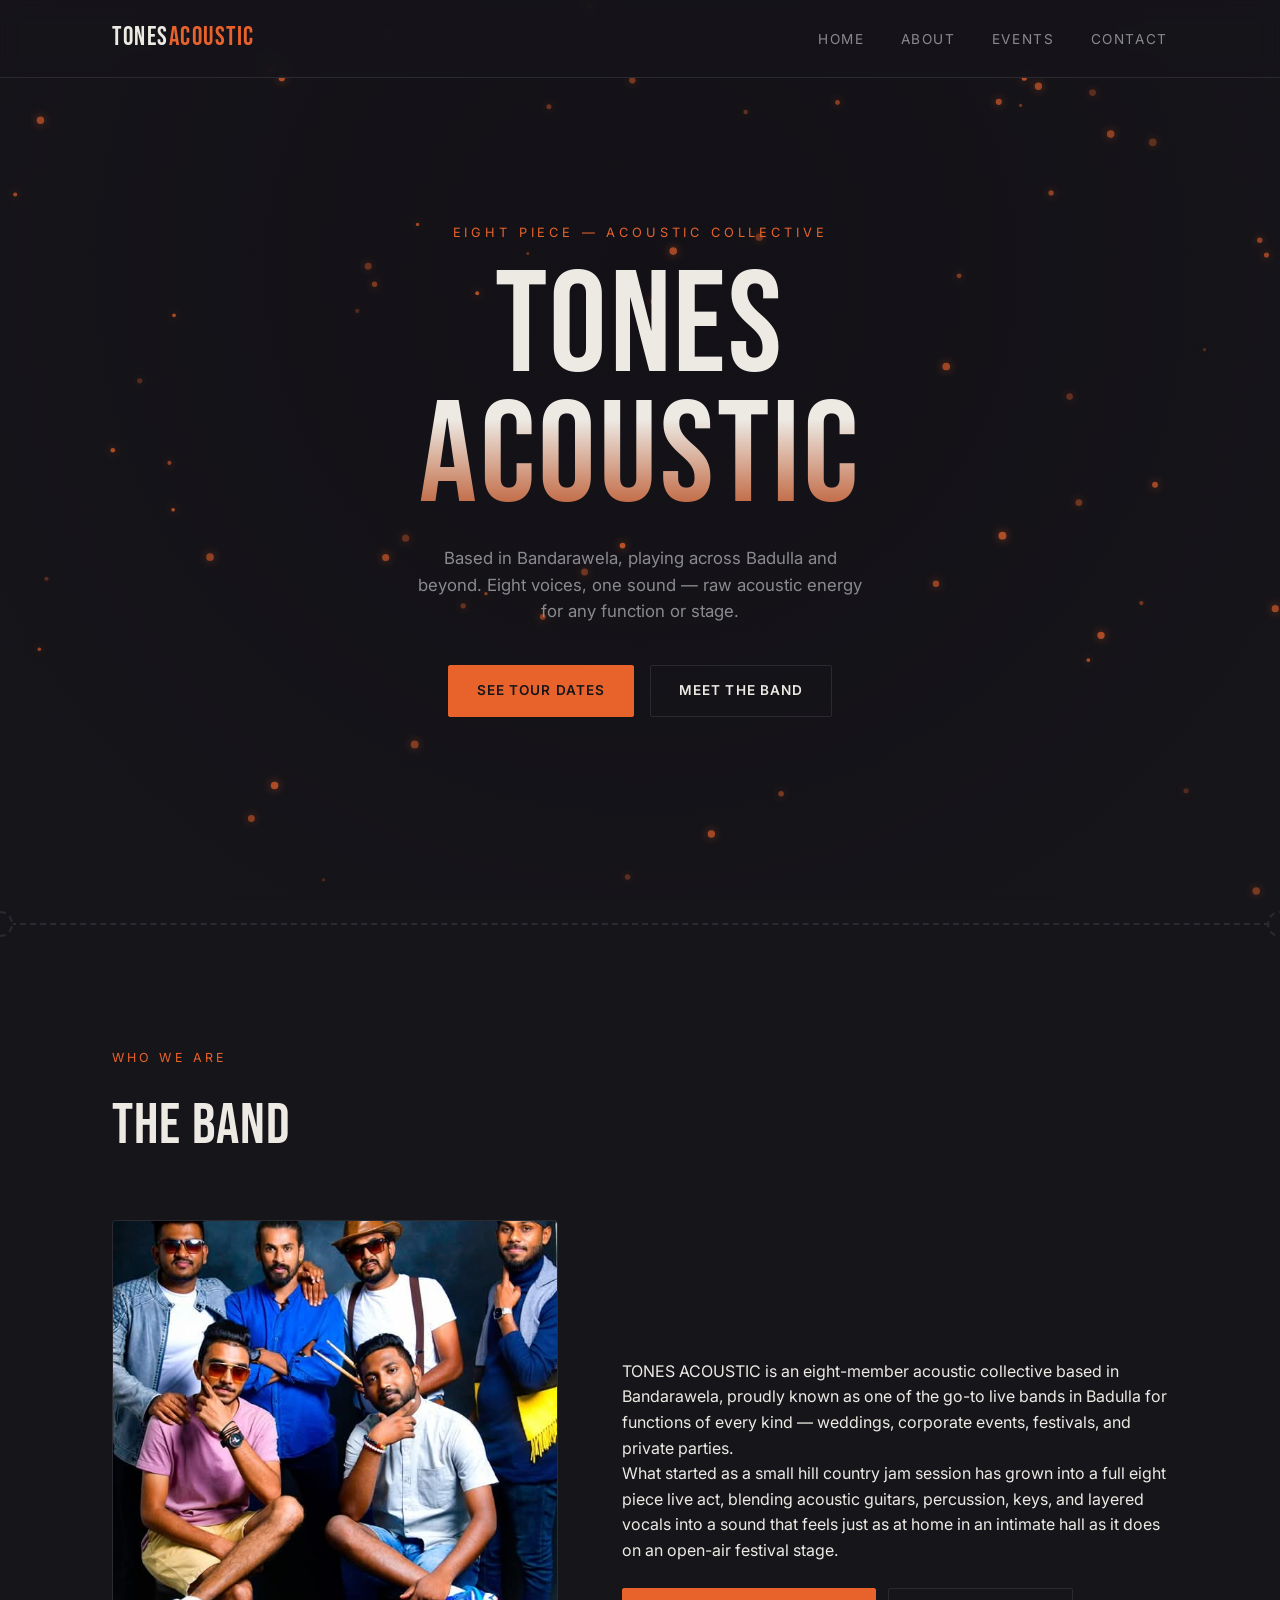
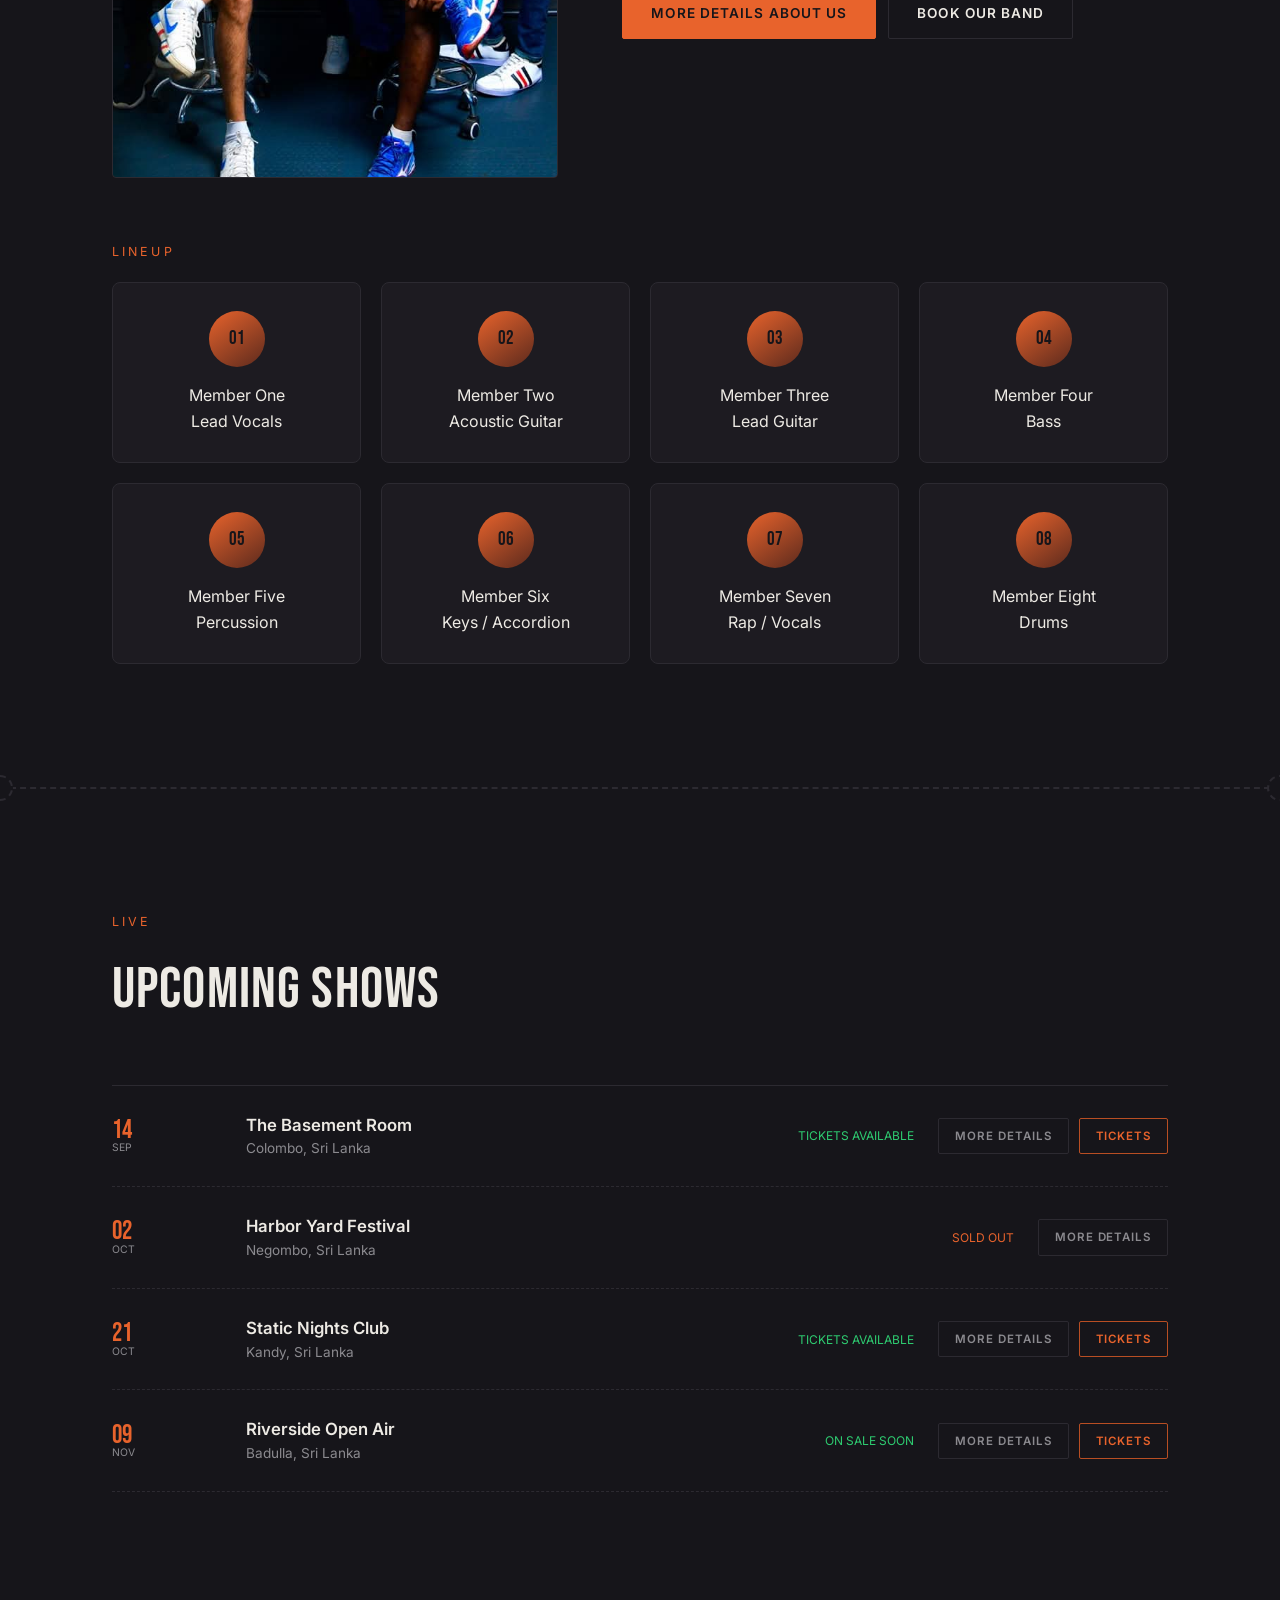
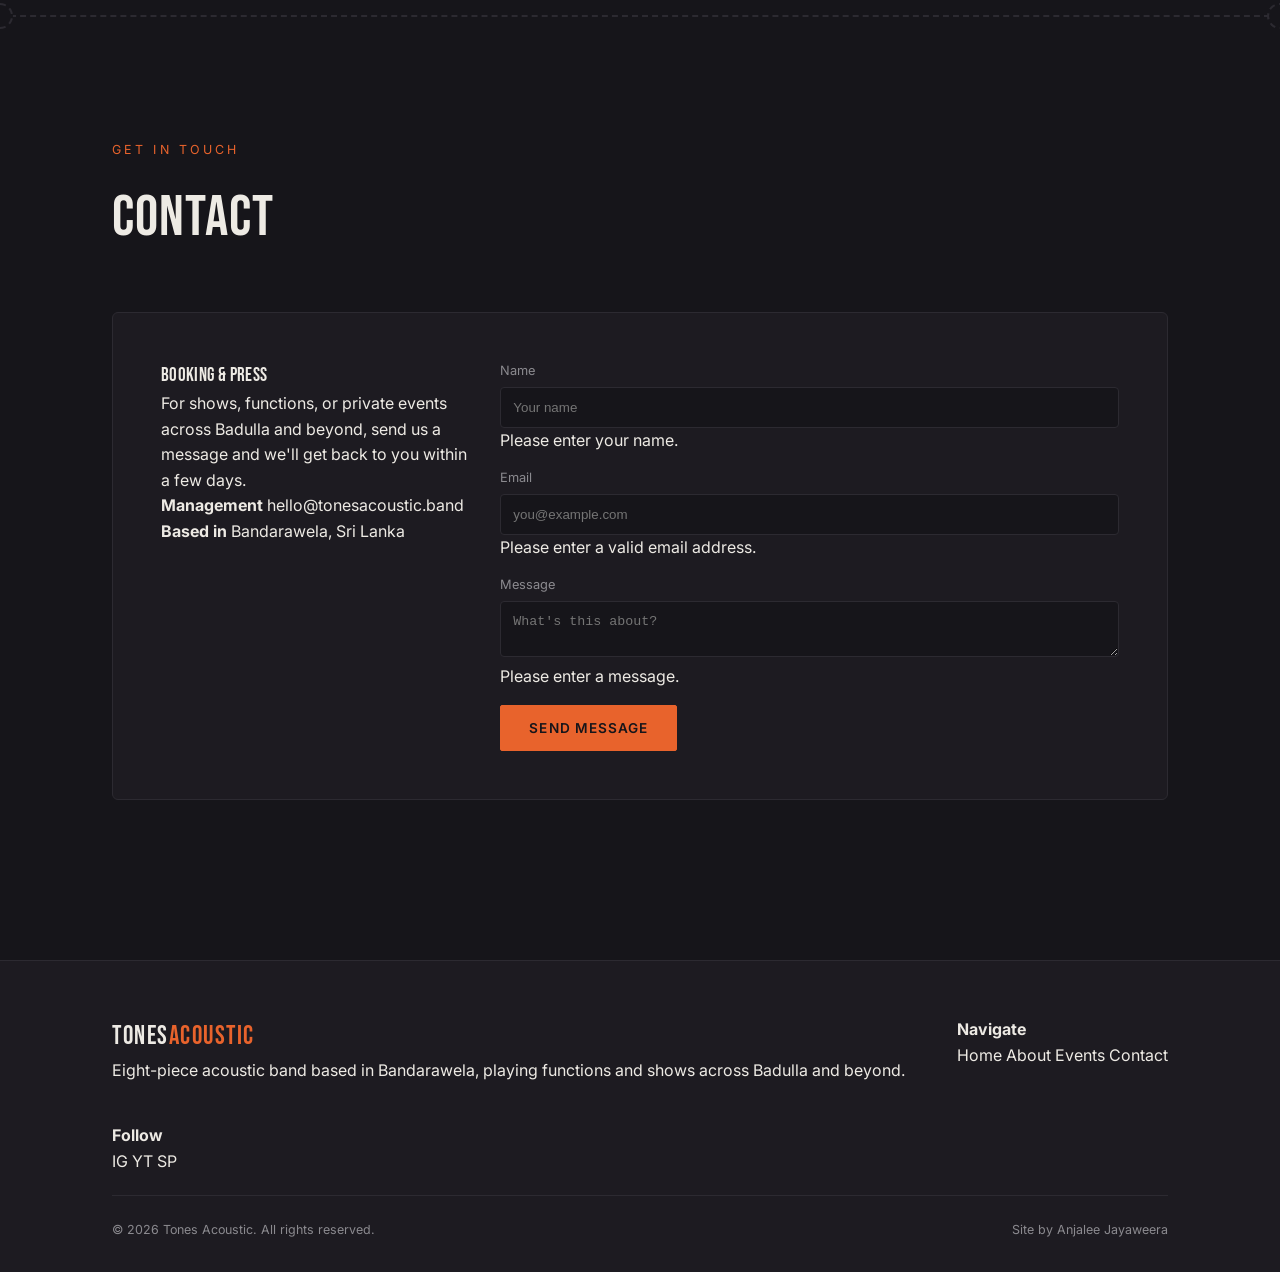
<file: index.html>
<!DOCTYPE html>
<html lang="en">
<head>
<meta charset="UTF-8">
<meta name="viewport" content="width=device-width, initial-scale=1.0">
<title>TONES ACOUSTIC</title>
<link rel="preconnect" href="https://fonts.googleapis.com">
<link href="https://fonts.googleapis.com/css2?family=Bebas+Neue&family=Inter:wght@400;500;600;700&display=swap" rel="stylesheet">
<link rel="stylesheet" href="style.css">
</head>
<body class="page-fade">

<div class="page-loader" id="pageLoader"><div class="loader-bar"></div></div>

<nav>
  <div class="nav-inner">
    <a href="index.html#home" class="brand">TONES<span>ACOUSTIC</span></a>
    <ul class="nav-links" id="navLinks">
      <li><a href="index.html#home">Home</a></li>
      <li><a href="index.html#about">About</a></li>
      <li><a href="index.html#events">Events</a></li>
      <li><a href="index.html#contact">Contact</a></li>
    </ul>
    <button class="burger" id="burger" aria-label="Toggle menu" aria-expanded="false">
      <span></span><span></span><span></span>
    </button>
  </div>
</nav>

<!-- HOME -->
<section id="home" class="hero">
  <!-- Highlighted Soft Ember Canvas Background -->
  <canvas id="emberCanvas" class="matrix-canvas"></canvas>
  
  <div class="hero-eyebrow" data-reveal>Eight Piece &mdash; Acoustic Collective</div>
  <h1 data-reveal>TONES<br>ACOUSTIC</h1>
  <p class="hero-tagline" data-reveal>Based in Bandarawela, playing across Badulla and beyond. Eight voices, one sound &mdash; raw acoustic energy for any function or stage.</p>
  <div class="hero-cta">
    <a href="index.html#events" class="btn btn-solid">See tour dates</a>
    <a href="index.html#about" class="btn btn-outline">Meet the band</a>
  </div>
</section>

<div class="stub-divider"><div class="notch left"></div><div class="notch right"></div></div>

<!-- ABOUT -->
<section id="about" class="section">
  <div class="wrap">
    <div class="section-label" data-reveal>Who we are</div>
    <h2 class="section-title" data-reveal>The band</h2>
    <div class="about-grid">
      <div class="about-photo" data-reveal>
        <img src="8.jpg" alt="TONES ACOUSTIC band promotional photo">
      </div>
      <div class="about-text" data-reveal>
        <p>TONES ACOUSTIC is an eight-member acoustic collective based in Bandarawela, proudly known as one of the go-to live bands in Badulla for functions of every kind &mdash; weddings, corporate events, festivals, and private parties.</p>
        <p>What started as a small hill country jam session has grown into a full eight piece live act, blending acoustic guitars, percussion, keys, and layered vocals into a sound that feels just as at home in an intimate hall as it does on an open-air festival stage.</p>
        <div style="margin-top: 24px; display: flex; gap: 12px; flex-wrap: wrap;">
          <a href="about-details.html" class="btn btn-solid">More Details About Us</a>
          <a href="index.html#contact" class="btn btn-outline">Book our band</a>
        </div>
      </div>
    </div>
    
    <div style="margin-top: 64px;" class="section-label" data-reveal>Lineup</div>
    <div class="members-grid">
      <div class="member-card" data-reveal><div class="member-avatar">01</div><div class="member-name">Member One</div><div class="member-role">Lead Vocals</div></div>
      <div class="member-card" data-reveal><div class="member-avatar">02</div><div class="member-name">Member Two</div><div class="member-role">Acoustic Guitar</div></div>
      <div class="member-card" data-reveal><div class="member-avatar">03</div><div class="member-name">Member Three</div><div class="member-role">Lead Guitar</div></div>
      <div class="member-card" data-reveal><div class="member-avatar">04</div><div class="member-name">Member Four</div><div class="member-role">Bass</div></div>
      <div class="member-card" data-reveal><div class="member-avatar">05</div><div class="member-name">Member Five</div><div class="member-role">Percussion</div></div>
      <div class="member-card" data-reveal><div class="member-avatar">06</div><div class="member-name">Member Six</div><div class="member-role">Keys / Accordion</div></div>
      <div class="member-card" data-reveal><div class="member-avatar">07</div><div class="member-name">Member Seven</div><div class="member-role">Rap / Vocals</div></div>
      <div class="member-card" data-reveal><div class="member-avatar">08</div><div class="member-name">Member Eight</div><div class="member-role">Drums</div></div>
    </div>
  </div>
</section>

<div class="stub-divider"><div class="notch left"></div><div class="notch right"></div></div>

<!-- EVENTS -->
<section id="events" class="section">
  <div class="wrap">
    <div class="section-label" data-reveal>Live</div>
    <h2 class="section-title" data-reveal>Upcoming shows</h2>
    <div class="event-grid" id="eventGrid">
      <!-- Generated Dynamically via script.js -->
    </div>
  </div>
</section>

<div class="stub-divider"><div class="notch left"></div><div class="notch right"></div></div>

<!-- CONTACT -->
<section id="contact" class="section">
  <div class="wrap">
    <div class="section-label" data-reveal>Get in touch</div>
    <h2 class="section-title" data-reveal>Contact</h2>
    <div class="contact-wrap" data-reveal>
      <div class="contact-grid">
        <div class="contact-side">
          <h3>Booking &amp; press</h3>
          <p>For shows, functions, or private events across Badulla and beyond, send us a message and we'll get back to you within a few days.</p>
          <div class="contact-meta">
            <strong>Management</strong>
            hello@tonesacoustic.band
            <strong>Based in</strong>
            Bandarawela, Sri Lanka
          </div>
        </div>
        <form id="contactForm" novalidate>
          <div class="field" id="nameField">
            <label for="name">Name</label>
            <input type="text" id="name" name="name" placeholder="Your name">
            <div class="field-error">Please enter your name.</div>
          </div>
          <div class="field" id="emailField">
            <label for="email">Email</label>
            <input type="email" id="email" name="email" placeholder="you@example.com">
            <div class="field-error">Please enter a valid email address.</div>
          </div>
          <div class="field" id="messageField">
            <label for="message">Message</label>
            <textarea id="message" name="message" placeholder="What's this about?"></textarea>
            <div class="field-error">Please enter a message.</div>
          </div>
          <button type="submit" class="btn btn-solid">Send message</button>
          <div class="form-msg success" id="formMsg">Thanks &mdash; your message has been sent. We'll be in touch soon.</div>
        </form>
      </div>
    </div>
  </div>
</section>

<footer>
  <div class="wrap">
    <div class="footer-grid">
      <div class="footer-brand">
        <div class="brand">TONES<span>ACOUSTIC</span></div>
        <p>Eight-piece acoustic band based in Bandarawela, playing functions and shows across Badulla and beyond.</p>
      </div>
      <div class="footer-col">
        <h4>Navigate</h4>
        <a href="index.html#home">Home</a>
        <a href="index.html#about">About</a>
        <a href="index.html#events">Events</a>
        <a href="index.html#contact">Contact</a>
      </div>
      <div class="footer-col">
        <h4>Follow</h4>
        <div class="footer-social">
          <a href="#" aria-label="Instagram">IG</a>
          <a href="#" aria-label="YouTube">YT</a>
          <a href="#" aria-label="Spotify">SP</a>
        </div>
      </div>
    </div>
    <div class="footer-bottom">
      <span>&copy; <span id="year"></span> Tones Acoustic. All rights reserved.</span>
      <span>Site by Anjalee Jayaweera</span>
    </div>
  </div>
</footer>

<script src="events-data.js"></script>
<script src="script.js"></script>
</body>
</html>
</file>
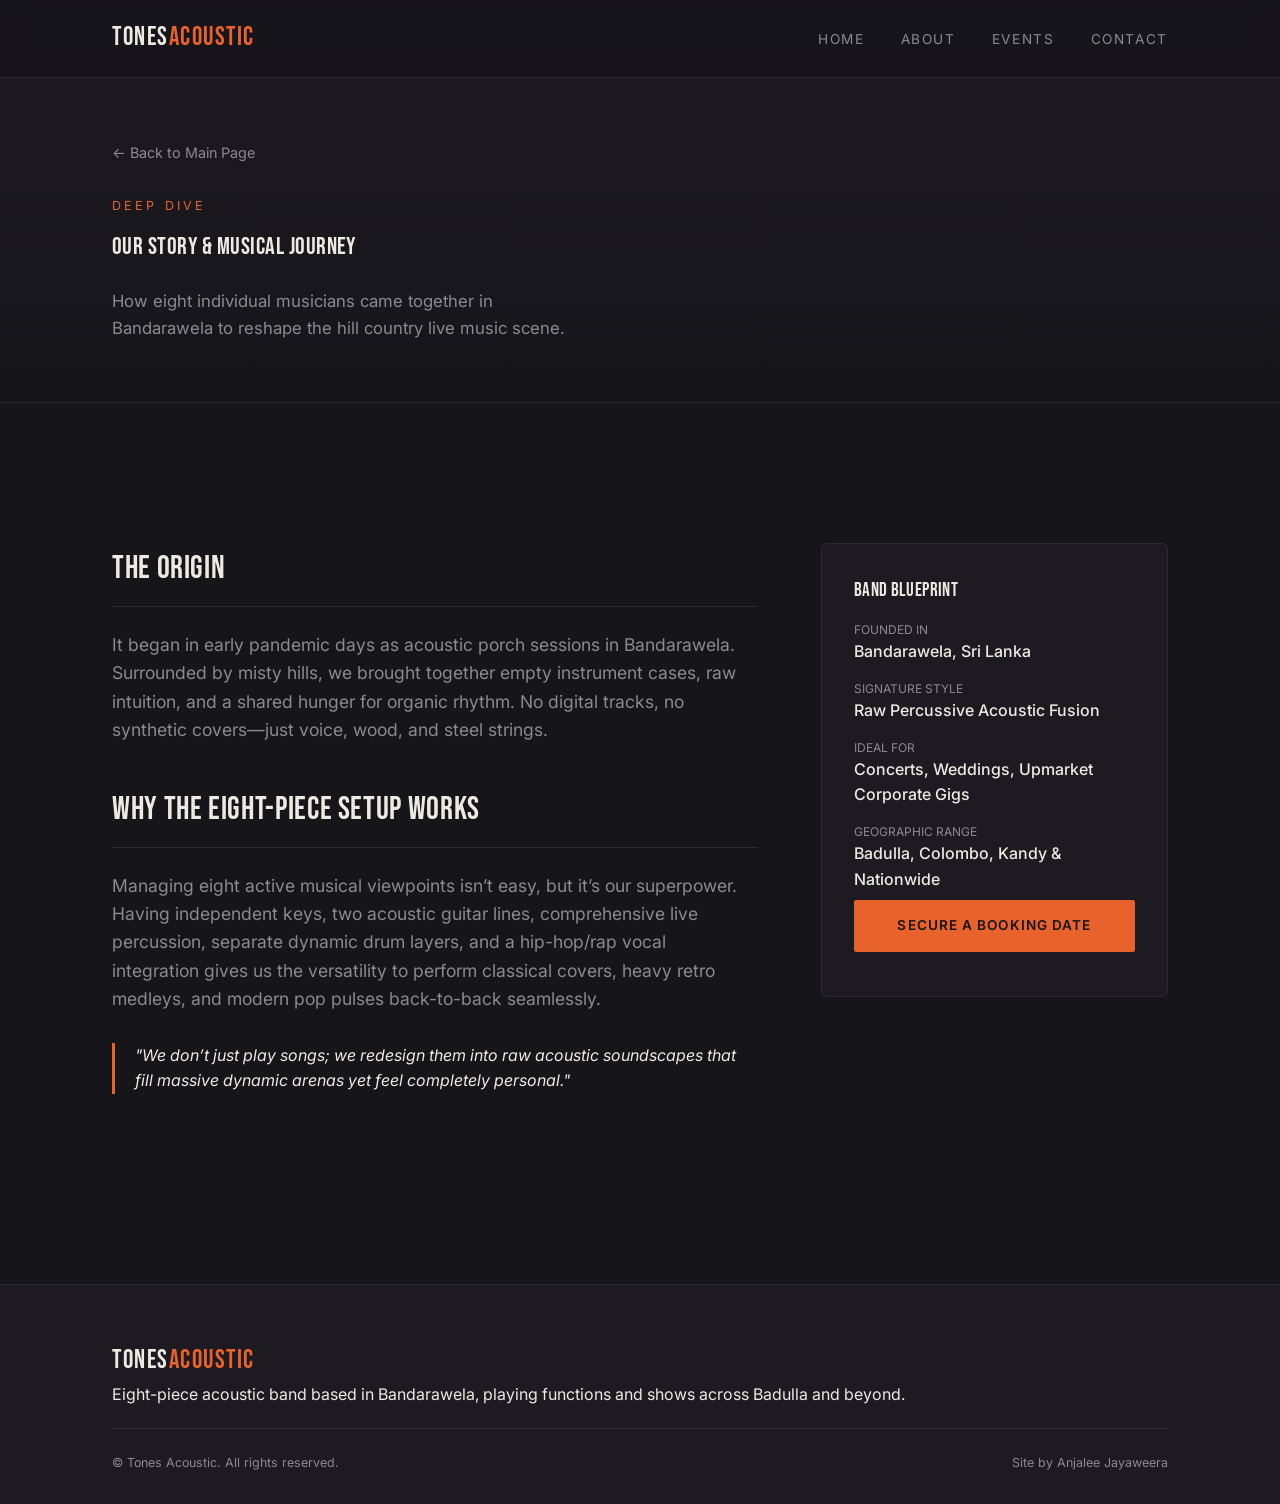
<file: about-details.html>
<!DOCTYPE html>
<html lang="en">
<head>
<meta charset="UTF-8">
<meta name="viewport" content="width=device-width, initial-scale=1.0">
<title>About TONES ACOUSTIC — Hill Country Acoustic Collective</title>
<link rel="preconnect" href="https://fonts.googleapis.com">
<link href="https://fonts.googleapis.com/css2?family=Bebas+Neue&family=Inter:wght@400;500;600;700&display=swap" rel="stylesheet">
<link rel="stylesheet" href="style.css">
</head>
<body class="page-fade">

<nav>
  <div class="nav-inner">
    <a href="index.html#home" class="brand">TONES<span>ACOUSTIC</span></a>
    <ul class="nav-links" id="navLinks">
      <li><a href="index.html#home">Home</a></li>
      <li><a href="index.html#about">About</a></li>
      <li><a href="index.html#events">Events</a></li>
      <li><a href="index.html#contact">Contact</a></li>
    </ul>
  </div>
</nav>

<section class="detail-hero">
  <div class="wrap">
    <a href="index.html#about" class="back-link">&larr; Back to Main Page</a>
    <div class="about-extended-header">
      <div class="section-label">Deep Dive</div>
      <h1>Our Story &amp; Musical Journey</h1>
      <p class="hero-tagline">How eight individual musicians came together in Bandarawela to reshape the hill country live music scene.</p>
    </div>
  </div>
</section>

<section class="section">
  <div class="wrap">
    <div class="detail-grid">
      <div class="detail-main">
        <h2 class="section-title-sm">The Origin</h2>
        <p style="color: var(--text-dim); margin-bottom: 20px; font-size: 1.1rem;">It began in early pandemic days as acoustic porch sessions in Bandarawela. Surrounded by misty hills, we brought together empty instrument cases, raw intuition, and a shared hunger for organic rhythm. No digital tracks, no synthetic covers—just voice, wood, and steel strings.</p>
        
        <h2 class="section-title-sm" style="margin-top: 40px;">Why the Eight-Piece Setup works</h2>
        <p style="color: var(--text-dim); margin-bottom: 20px; font-size: 1.1rem;">Managing eight active musical viewpoints isn’t easy, but it’s our superpower. Having independent keys, two acoustic guitar lines, comprehensive live percussion, separate dynamic drum layers, and a hip-hop/rap vocal integration gives us the versatility to perform classical covers, heavy retro medleys, and modern pop pulses back-to-back seamlessly.</p>
        
        <blockquote style="border-left: 3px solid var(--accent); padding-left: 20px; margin: 30px 0; font-style: italic; color: var(--text);">
          "We don’t just play songs; we redesign them into raw acoustic soundscapes that fill massive dynamic arenas yet feel completely personal."
        </blockquote>
      </div>
      
      <div class="detail-sidebar">
        <h3>Band Blueprint</h3>
        <dl class="detail-facts">
          <dt>Founded In</dt>
          <dd>Bandarawela, Sri Lanka</dd>
          <dt>Signature Style</dt>
          <dd>Raw Percussive Acoustic Fusion</dd>
          <dt>Ideal For</dt>
          <dd>Concerts, Weddings, Upmarket Corporate Gigs</dd>
          <dt>Geographic Range</dt>
          <dd>Badulla, Colombo, Kandy & Nationwide</dd>
        </dl>
        <a href="index.html#contact" class="btn btn-solid detail-cta">Secure a Booking Date</a>
      </div>
    </div>
  </div>
</section>

<footer>
  <div class="wrap">
    <div class="footer-grid">
      <div class="footer-brand">
        <div class="brand">TONES<span>ACOUSTIC</span></div>
        <p>Eight-piece acoustic band based in Bandarawela, playing functions and shows across Badulla and beyond.</p>
      </div>
    </div>
    <div class="footer-bottom">
      <span>&copy; Tones Acoustic. All rights reserved.</span>
      <span>Site by Anjalee Jayaweera</span>
    </div>
  </div>
</footer>
</body>
</html>
</file>
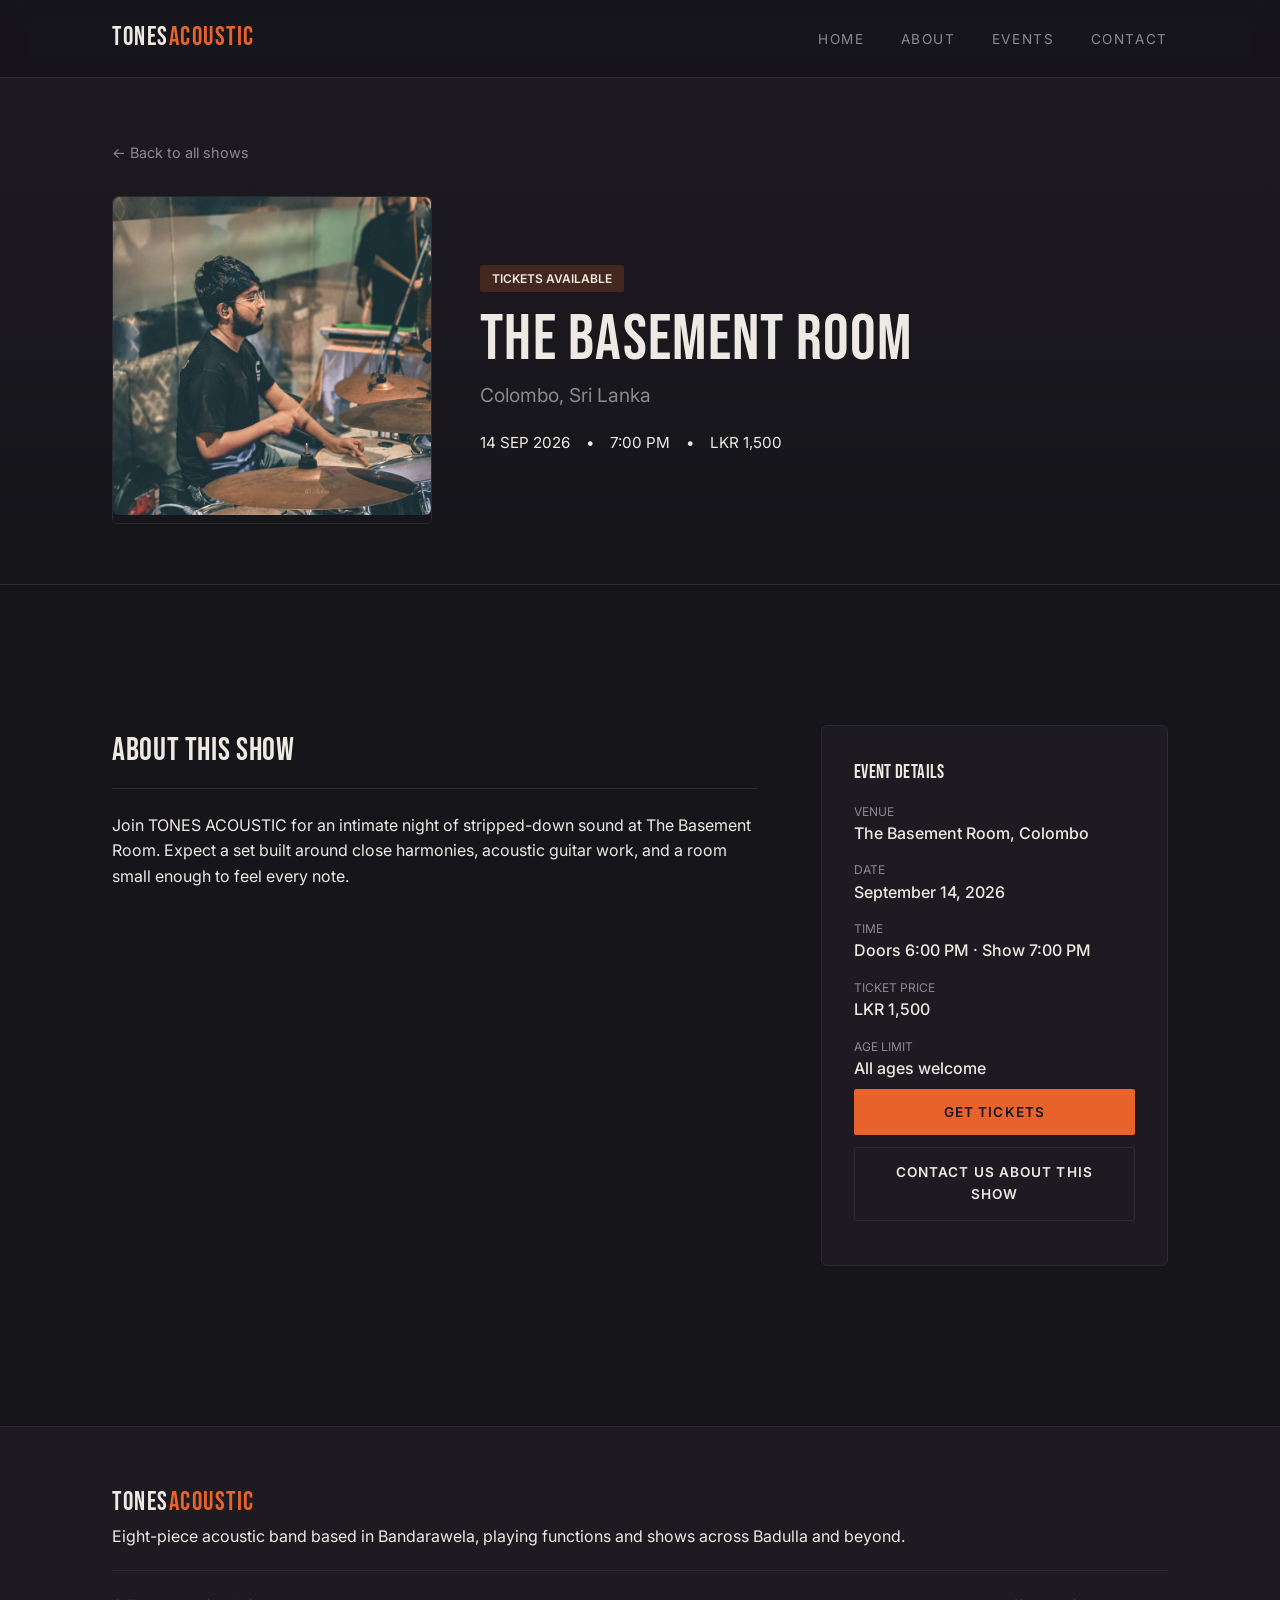
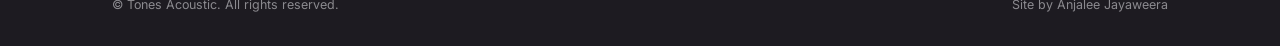
<file: event-details.html>
<!DOCTYPE html>
<html lang="en">
<head>
<meta charset="UTF-8">
<meta name="viewport" content="width=device-width, initial-scale=1.0">
<title>Event Details — TONES ACOUSTIC</title>
<link rel="preconnect" href="https://fonts.googleapis.com">
<link href="https://fonts.googleapis.com/css2?family=Bebas+Neue&family=Inter:wght@400;500;600;700&display=swap" rel="stylesheet">
<link rel="stylesheet" href="style.css">
</head>
<body class="page-fade">

<nav>
  <div class="nav-inner">
    <a href="index.html#home" class="brand">TONES<span>ACOUSTIC</span></a>
    <ul class="nav-links" id="navLinks">
      <li><a href="index.html#home">Home</a></li>
      <li><a href="index.html#about">About</a></li>
      <li><a href="index.html#events">Events</a></li>
      <li><a href="index.html#contact">Contact</a></li>
    </ul>
  </div>
</nav>

<section class="detail-hero" id="detailHero">
  <div class="wrap">
    <a href="index.html#events" class="back-link">&larr; Back to all shows</a>
    <div class="detail-header">
      <div class="detail-cover" id="detailCover"></div>
      <div class="detail-heading">
        <div class="detail-status" id="detailStatus">Status</div>
        <h1 id="detailVenue">Loading&hellip;</h1>
        <div class="detail-city" id="detailCity"></div>
        <div class="detail-quickfacts" id="detailQuickfacts"></div>
      </div>
    </div>
  </div>
</section>

<section class="section detail-body">
  <div class="wrap">
    <div class="detail-grid">
      <div class="detail-main">
        <h2 class="section-title-sm">About this show</h2>
        <p id="detailDescription">Loading event details&hellip;</p>
      </div>
      <div class="detail-sidebar">
        <h3>Event details</h3>
        <dl class="detail-facts" id="detailFacts"></dl>
        <button class="btn btn-solid detail-cta" id="detailCta">Get tickets</button>
        <a href="index.html#contact" class="btn btn-outline detail-cta">Contact us about this show</a>
      </div>
    </div>
  </div>
</section>

<footer>
  <div class="wrap">
    <div class="footer-grid">
      <div class="footer-brand">
        <div class="brand">TONES<span>ACOUSTIC</span></div>
        <p>Eight-piece acoustic band based in Bandarawela, playing functions and shows across Badulla and beyond.</p>
      </div>
    </div>
    <div class="footer-bottom">
      <span>&copy; Tones Acoustic. All rights reserved.</span>
      <span>Site by Anjalee Jayaweera</span>
    </div>
  </div>
</footer>

<script src="events-data.js"></script>
<script src="event-details.js"></script>

</body>
</html>
</file>
<file: style.css>
:root{
  --bg: #16151A;
  --bg-raised: #1D1B21;
  --text: #EDEAE4;
  --text-dim: #8B8A8F;
  --accent: #E8632C;
  --accent-dim: #B84E23;
  --rust: #5C2A1D;
  --line: #2C2A31;
  --font-display: 'Bebas Neue', sans-serif;
  --font-body: 'Inter', sans-serif;
}

*{ box-sizing: border-box; margin:0; padding:0; }
html{ scroll-behavior: smooth; }
body{
  background: var(--bg); color: var(--text);
  font-family: var(--font-body); line-height: 1.6; overflow-x: hidden;
}

h1,h2,h3{ font-family: var(--font-display); letter-spacing: 0.02em; font-weight: 400; }
a{ color: inherit; text-decoration: none; }
.wrap{ max-width: 1120px; margin: 0 auto; padding: 0 32px; }

/* NAV CONTAINER */
nav{
  position: fixed; top:0; left:0; right:0; z-index: 100;
  background: rgba(22,21,26,0.85); backdrop-filter: blur(10px); border-bottom: 1px solid var(--line);
}
.nav-inner{
  max-width: 1120px; margin:0 auto; padding: 18px 32px;
  display:flex; align-items:center; justify-content:space-between;
}
.brand{ font-family: var(--font-display); font-size: 1.6rem; letter-spacing: 0.06em; }
.brand span{ color: var(--accent); }
.nav-links{ display:flex; gap: 36px; list-style:none; }
.nav-links a{
  font-size: 0.85rem; text-transform: uppercase; letter-spacing: 0.12em;
  color: var(--text-dim); transition: color 0.2s ease; padding-bottom: 4px;
}
.nav-links a:hover{ color: var(--text); }

/* BURGER MENU STYLING (DEFAULT HIDDEN FOR DESKTOP) */
.burger{ display:none; flex-direction:column; gap:5px; background:none; border:none; cursor:pointer; }
.burger span{ width: 24px; height: 2px; background: var(--text); display:block; }

/* HERO SETUP WITH CANVAS EMBERS */
.hero {
  min-height: 100vh; display: flex; flex-direction: column; align-items: center; justify-content: center;
  text-align: center; position: relative; padding: 120px 24px 80px;
  background: radial-gradient(circle at 50% 30%, rgba(26, 23, 32, 0.4), var(--bg)), #0e0d10; overflow: hidden;
}
.matrix-canvas {
  position: absolute; top: 0; left: 0; width: 100%; height: 100%; pointer-events: none; z-index: 1; opacity: 0.85;
}
.hero h1, .hero-eyebrow, .hero-tagline, .hero-cta { position: relative; z-index: 2; }

.hero h1{
  font-size: clamp(4rem, 14vw, 9rem); line-height: 0.9;
  background: linear-gradient(180deg, var(--text) 60%, var(--accent-dim));
  -webkit-background-clip: text; background-clip: text; color: transparent;
}
.hero-eyebrow{ font-size: 0.8rem; letter-spacing: 0.3em; text-transform: uppercase; color: var(--accent); margin-bottom: 20px; }
.hero-tagline{ margin-top: 22px; color: var(--text-dim); font-size: 1.05rem; max-width: 460px; }
.hero-cta{ margin-top: 40px; display:flex; gap:16px; flex-wrap: wrap; justify-content:center; }

/* BUTTONS */
.btn{
  font-family: var(--font-body); font-weight:600; font-size: 0.85rem; letter-spacing: 0.08em;
  text-transform: uppercase; padding: 14px 28px; border-radius: 2px; cursor:pointer;
  border: 1px solid var(--accent); transition: all 0.25s ease; display: inline-block;
}
.btn-solid{ background: var(--accent); color: #16151A; }
.btn-solid:hover{ background: transparent; color: var(--text); }
.btn-outline{ background: transparent; color: var(--text); border-color: var(--line); }
.btn-outline:hover{ border-color: var(--accent); color: var(--accent); }

/* SECTIONS & ABOUT GRID */
.section{ padding: 100px 0; }
.section-label{ font-size: 0.78rem; text-transform: uppercase; letter-spacing: 0.25em; color: var(--accent); margin-bottom: 12px; }
.section-title{ font-size: clamp(2.4rem, 5vw, 3.6rem); margin-bottom: 48px; }

.about-grid{ display:grid; grid-template-columns: 0.9fr 1.1fr; gap: 64px; align-items:center; }
.about-photo { aspect-ratio: 4/5; background: linear-gradient(155deg, var(--bg-raised), var(--rust)); border-radius: 4px; position: relative; overflow: hidden; border: 1px solid var(--line); }
.about-photo img { width: 100%; height: 100%; object-fit: cover; object-position: center; position: absolute; top: 0; left: 0; }
@media (max-width: 760px){ .about-grid{ grid-template-columns: 1fr; } }

/* MEMBERS */
.members-grid{ display: grid; grid-template-columns: repeat(4, 1fr); gap: 20px; margin-top: 20px;}
.member-card{ background: var(--bg-raised); border: 1px solid var(--line); border-radius: 8px; padding: 28px 20px; text-align: center; }
.member-avatar{ width: 56px; height: 56px; margin: 0 auto 16px; border-radius: 50%; background: linear-gradient(145deg, var(--accent), var(--rust)); display: flex; align-items: center; justify-content: center; font-family: var(--font-display); font-size: 1.2rem; color: var(--bg); }
@media (max-width: 900px){ .members-grid{ grid-template-columns: repeat(2, 1fr); } }

/* TICKET STUB DIVIDER */
.stub-divider{ position: relative; height: 48px; display:flex; align-items:center; justify-content:center; background: var(--bg); }
.stub-divider::before{ content:''; position:absolute; left:0; right:0; top:50%; transform:translateY(-50%); height:0; border-top: 2px dashed var(--line); }
.stub-divider .notch{ position:relative; z-index:2; background: var(--bg); width: 26px; height: 26px; border-radius: 50%; border: 2px dashed var(--line); }
.stub-divider .notch.left{ margin-right: auto; margin-left: -13px; }
.stub-divider .notch.right{ margin-left: auto; margin-right: -13px; }

/* DYNAMIC EVENTS ROWS */
.event-list{ display:flex; flex-direction:column; border-top: 1px solid var(--line); }
.event-row{ display:grid; grid-template-columns: 110px 1fr auto auto; gap: 24px; align-items:center; padding: 26px 0; border-bottom: 1px dashed var(--line); }
.event-date{ font-family: var(--font-display); font-size: 1.6rem; color: var(--accent); line-height:1; }
.event-date small{ display:block; font-family: var(--font-body); font-size: 0.65rem; color: var(--text-dim); }
.event-info .venue{ font-weight: 600; font-size: 1.05rem; }
.event-info .city{ color: var(--text-dim); font-size: 0.85rem; }
.event-status{ font-size: 0.75rem; text-transform: uppercase; color: #2ecc71; }
.event-status.soldout{ color: var(--accent); }

.btn-sm{ font-size: 0.72rem; text-transform:uppercase; letter-spacing:0.08em; font-weight:600; color: var(--accent); border: 1px solid var(--accent-dim); padding: 8px 16px; border-radius: 2px; background: transparent; cursor:pointer; display: inline-block;}
.btn-sm:hover{ background: var(--accent); color: #16151A; }
.btn-sm.text-btn { border-color: var(--line); color: var(--text-dim); }

/* CONTACT & FOOTER */
.contact-wrap{ background: var(--bg-raised); border: 1px solid var(--line); border-radius: 6px; padding: 48px; }
.contact-grid { display: grid; grid-template-columns: 1fr 2fr; gap: 30px; }
.field { margin-bottom: 15px; }
.field label { display: block; font-size: 0.8rem; color: var(--text-dim); margin-bottom: 5px; }
.field input, .field textarea { width: 100%; padding: 12px; background: var(--bg); border: 1px solid var(--line); color: var(--text); border-radius: 4px; }
.form-msg { display: none; margin-top: 10px; color: var(--accent); }
.form-msg.show { display: block; }

footer{ border-top: 1px solid var(--line); padding: 56px 0 32px; background: var(--bg-raised); margin-top: 60px; }
.footer-grid{ display:flex; justify-content: space-between; flex-wrap: wrap; gap: 40px; }
.footer-bottom{ border-top: 1px solid var(--line); padding-top: 24px; margin-top: 20px; display:flex; justify-content:space-between; font-size: 0.78rem; color: var(--text-dim); }

/* DYNAMIC REVEAL EFFECTS */
[data-reveal] { opacity: 0; transform: translateY(24px); transition: opacity 0.8s cubic-bezier(0.16, 1, 0.3, 1), transform 0.8s cubic-bezier(0.16, 1, 0.3, 1); }
[data-reveal].in-view { opacity: 1; transform: translateY(0); }

/* LOADER */
.page-loader { position: fixed; top: 0; left: 0; width: 100%; height: 100%; background: var(--bg); z-index: 999; display: flex; align-items: center; justify-content: center; transition: opacity 0.4s ease, visibility 0.4s; }
.page-loader.fade-out { opacity: 0; visibility: hidden; }
.loader-bar { width: 40px; height: 2px; background: var(--accent); animation: pulse 1.2s infinite ease-in-out; }
@keyframes pulse { 0%, 100% { transform: scaleX(0.2); } 50% { transform: scaleX(1); } }

/* SUBPAGES LAYOUT */
.detail-hero { padding-top: 140px; padding-bottom: 60px; background: linear-gradient(180deg, var(--bg-raised) 0%, var(--bg) 100%); border-bottom: 1px solid var(--line); }
.back-link { display: inline-block; font-size: 0.9rem; color: var(--text-dim); margin-bottom: 32px; }
.back-link:hover { color: var(--accent); }
.detail-header { display: grid; grid-template-columns: 320px 1fr; gap: 48px; align-items: center; }
.detail-cover { width: 100%; aspect-ratio: 1/1; border-radius: 6px; border: 1px solid var(--line); }

.grad-1 { background: linear-gradient(135deg, #e8632c, #5c2a1d); }
.grad-2 { background: linear-gradient(135deg, #2b5876, #4e4376); }
.grad-3 { background: linear-gradient(135deg, #11998e, #38ef7d); }
.grad-4 { background: linear-gradient(135deg, #ff9966, #ff5e62); }

.detail-heading h1 { font-size: clamp(2.5rem, 5vw, 4.5rem); line-height: 1; margin-bottom: 8px; }
.detail-status { display: inline-block; padding: 4px 12px; font-size: 0.75rem; text-transform: uppercase; border-radius: 2px; margin-bottom: 16px; font-weight:600; background: rgba(232,99,44,0.2); }
.detail-city { font-size: 1.2rem; color: var(--text-dim); margin-bottom: 20px; }
.detail-quickfacts { display: flex; gap: 16px; color: var(--text); font-size: 0.95rem; }

.detail-grid { display: grid; grid-template-columns: 1.3fr 0.7fr; gap: 64px; margin-top: 40px; }
.section-title-sm { font-size: 2rem; margin-bottom: 24px; border-bottom: 1px solid var(--line); padding-bottom: 12px; }
.detail-sidebar { background: var(--bg-raised); border: 1px solid var(--line); padding: 32px; border-radius: 6px; height: fit-content; }
.detail-facts dt { font-size: 0.75rem; text-transform: uppercase; color: var(--text-dim); margin-top: 14px; }
.detail-facts dd { font-size: 1rem; color: var(--text); font-weight: 500; margin-bottom: 8px; }
.detail-cta { width: 100%; text-align: center; margin-bottom: 12px; }

@media (max-width: 820px) { .detail-header { grid-template-columns: 1fr; } .detail-grid { grid-template-columns: 1fr; } .detail-cover { max-width: 200px; } }

/* --- MOBILE RESPONSIVE & HAMBURGER SLIDE ANIMATION --- */
@media (max-width: 760px) {
  .burger {
    display: flex;
    position: relative;
    z-index: 110; 
  }
  
  /* Morphing lines into X */
  .burger.open span:nth-child(1) { transform: translateY(7px) rotate(45deg); }
  .burger.open span:nth-child(2) { opacity: 0; }
  .burger.open span:nth-child(3) { transform: translateY(-7px) rotate(-45deg); }
  .burger span { transition: transform 0.3s ease, opacity 0.3s ease; }

  /* Full Screen Overlay Slide Down Menu */
  .nav-links {
    display: flex;
    flex-direction: column;
    position: fixed;
    top: 0; left: 0;
    width: 100%; height: 100vh;
    background: rgba(22, 21, 26, 0.98); 
    backdrop-filter: blur(15px);
    justify-content: center;
    align-items: center;
    gap: 40px;
    z-index: 105;
    transform: translateY(-100%);
    transition: transform 0.4s cubic-bezier(0.16, 1, 0.3, 1);
  }
  
  .nav-links.open { transform: translateY(0); }
  .nav-links a { font-size: 1.4rem; letter-spacing: 0.15em; }
  .event-row { grid-template-columns: 1fr; gap: 12px; }
  .contact-grid { grid-template-columns: 1fr; }
}
</file>
